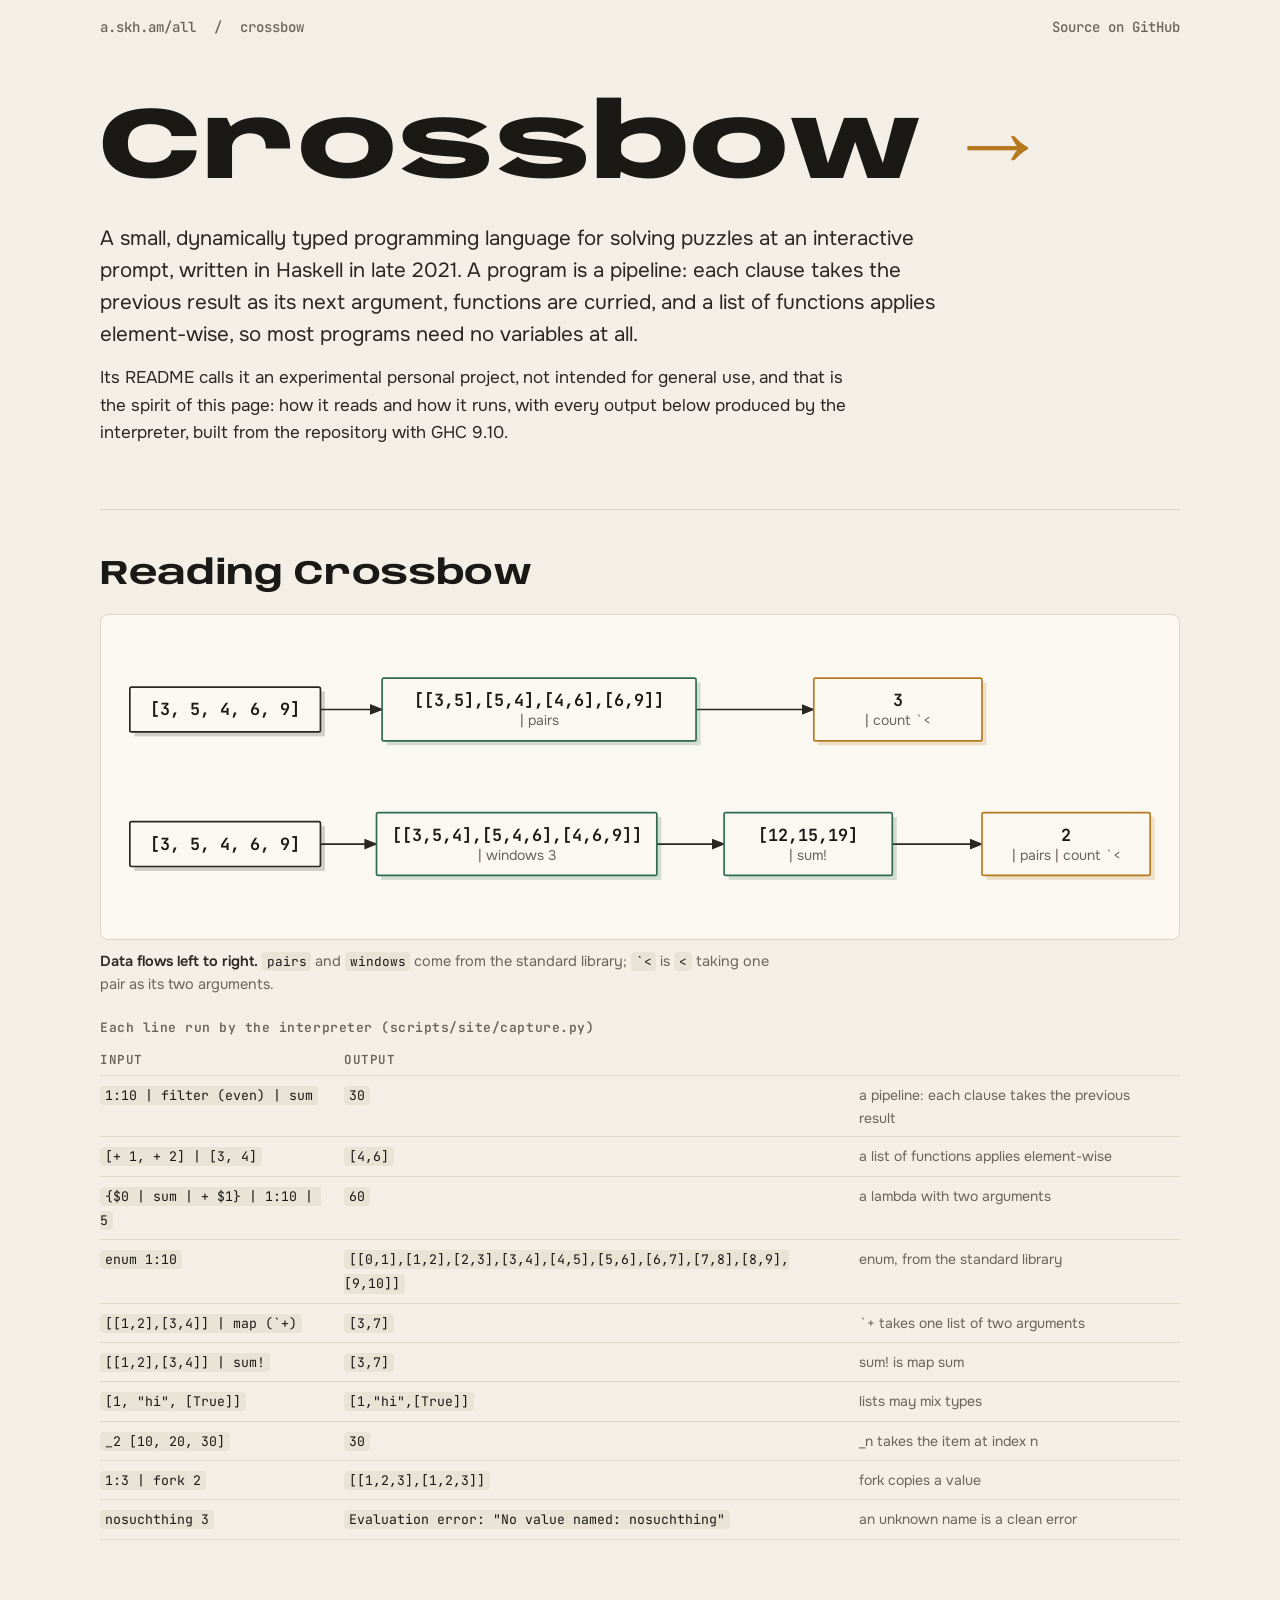
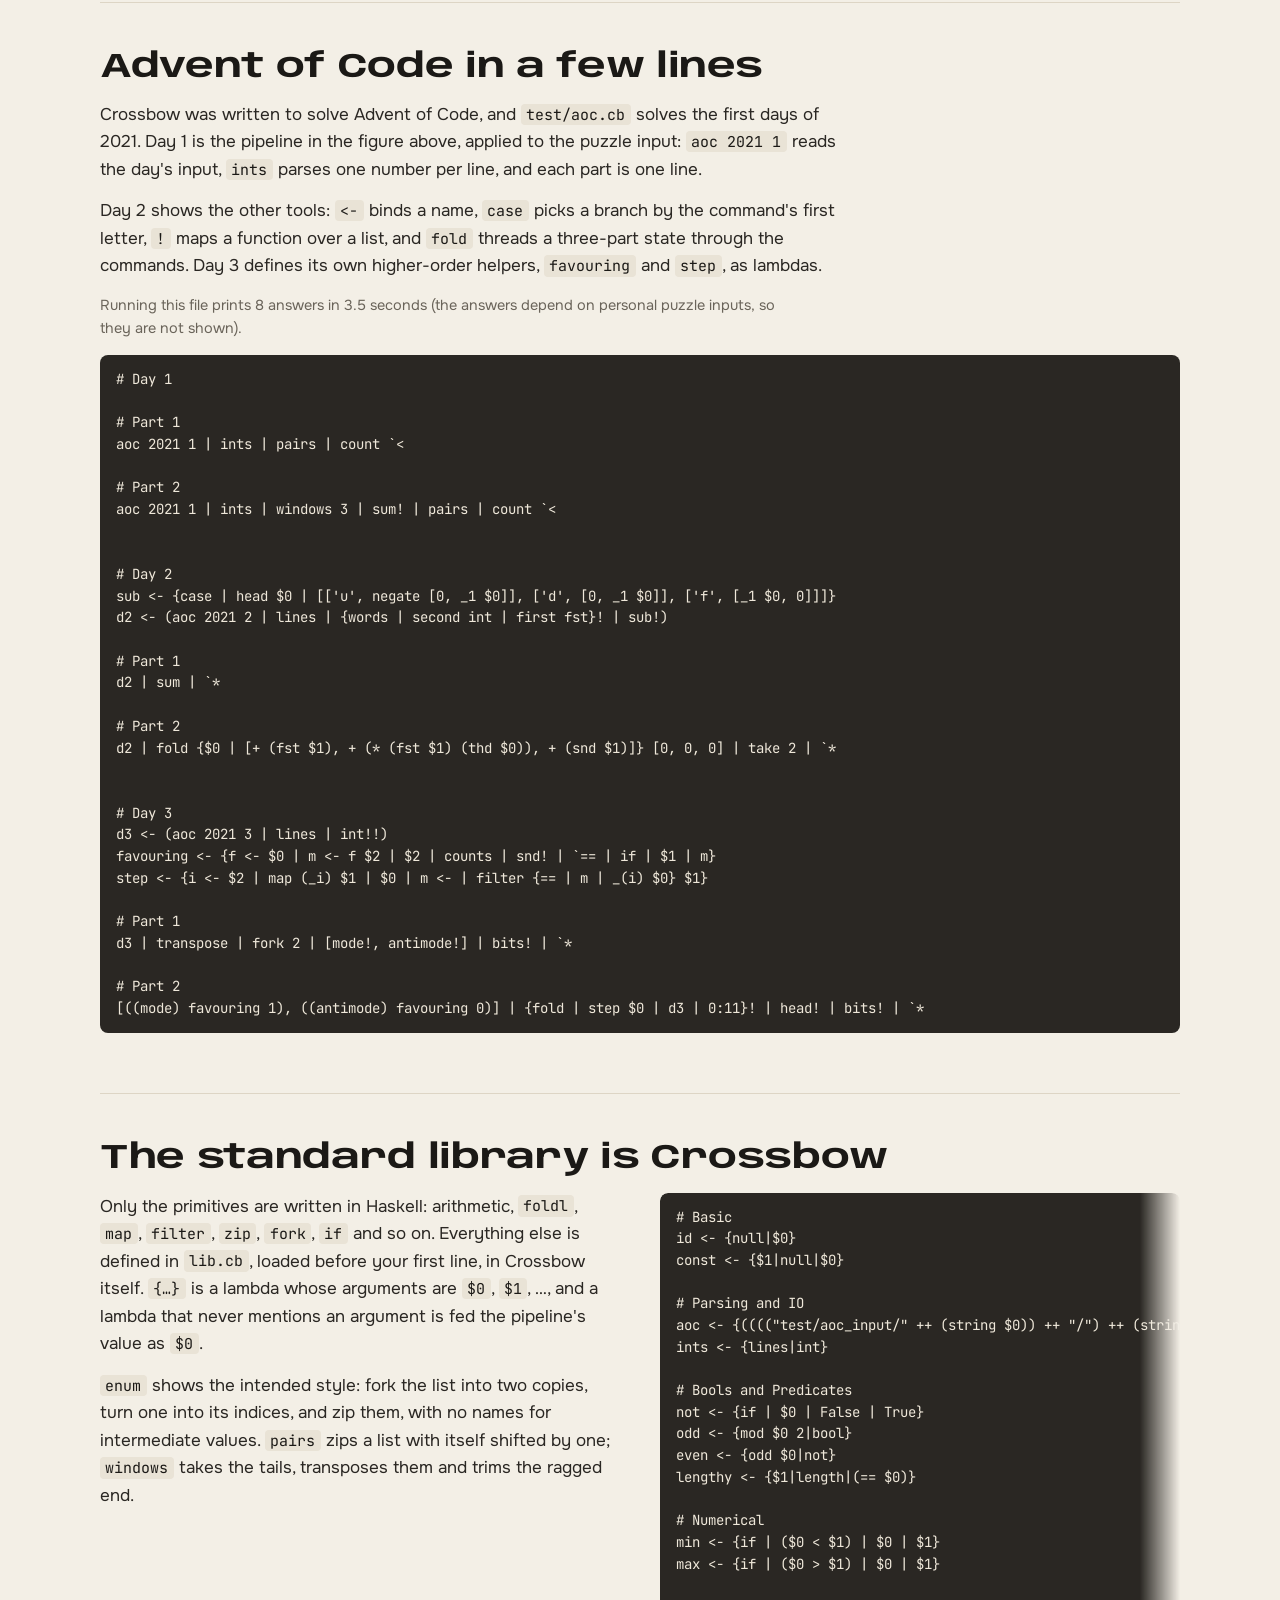
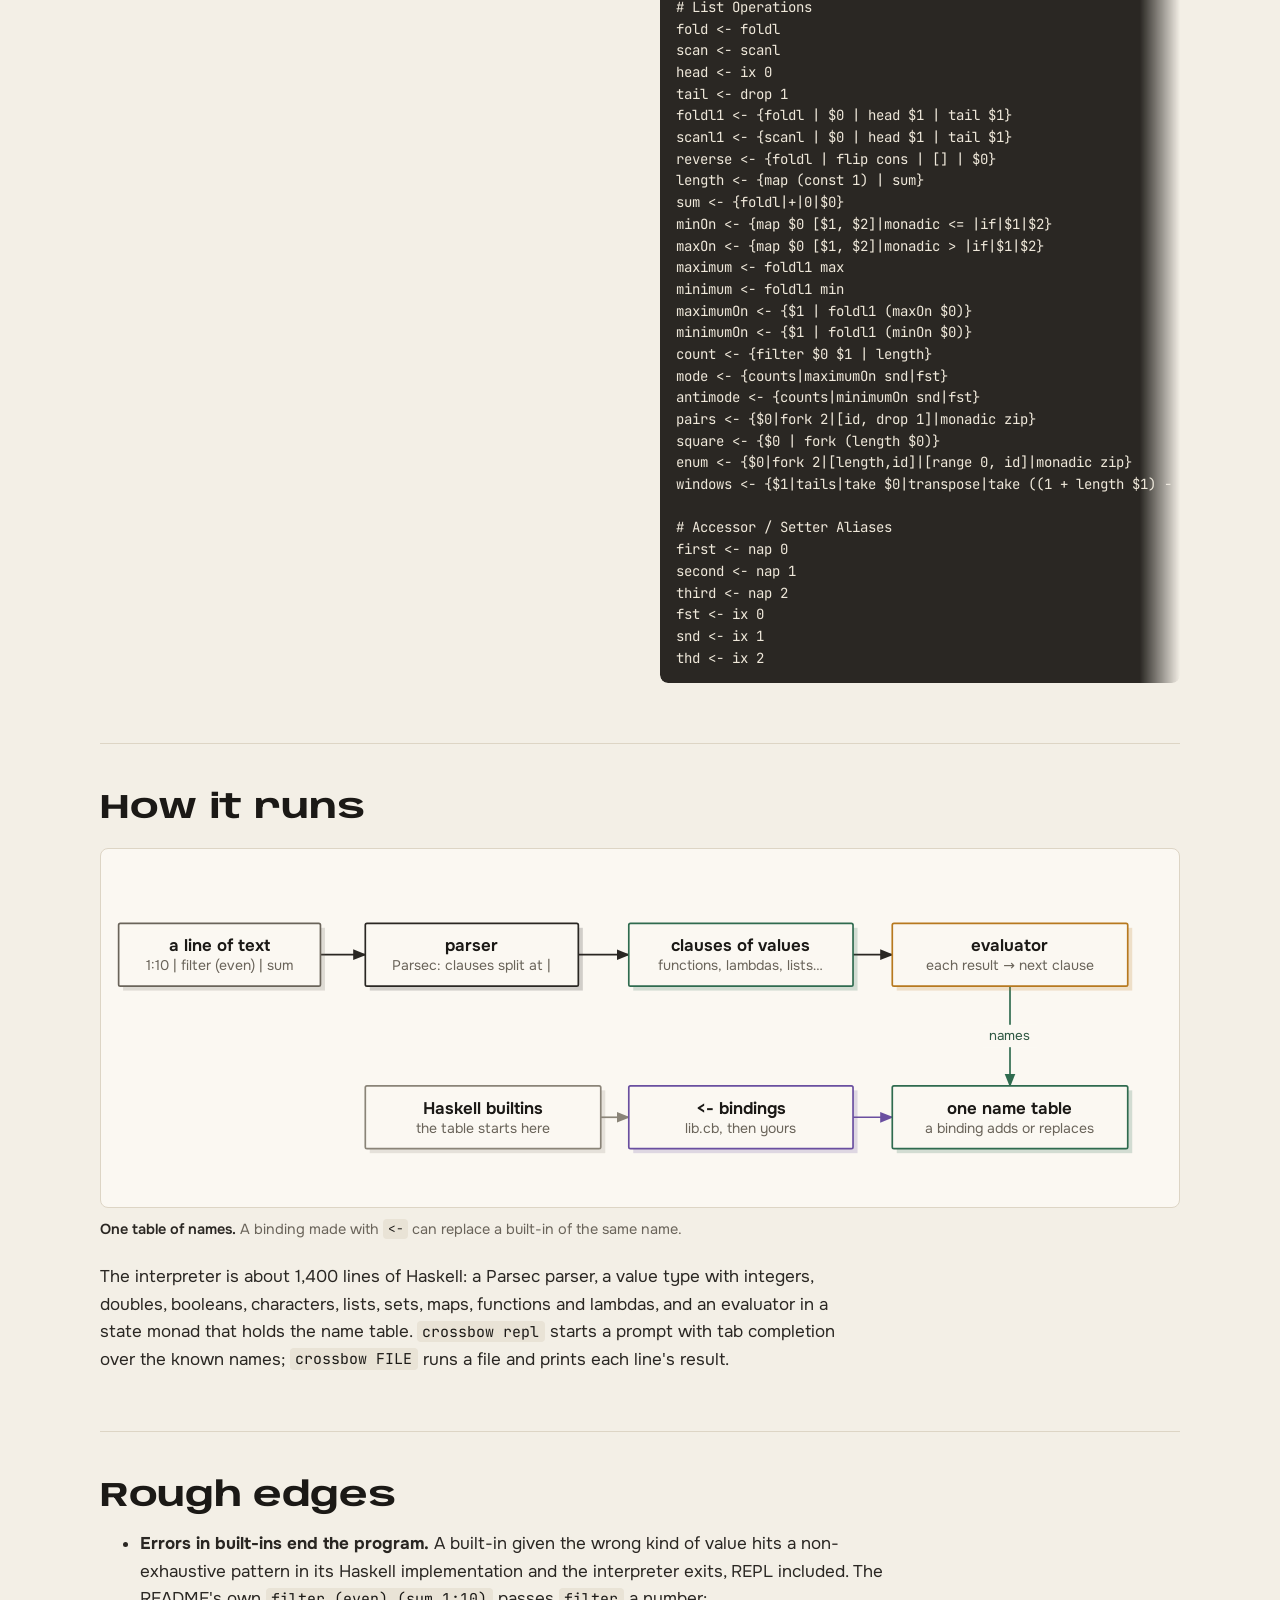
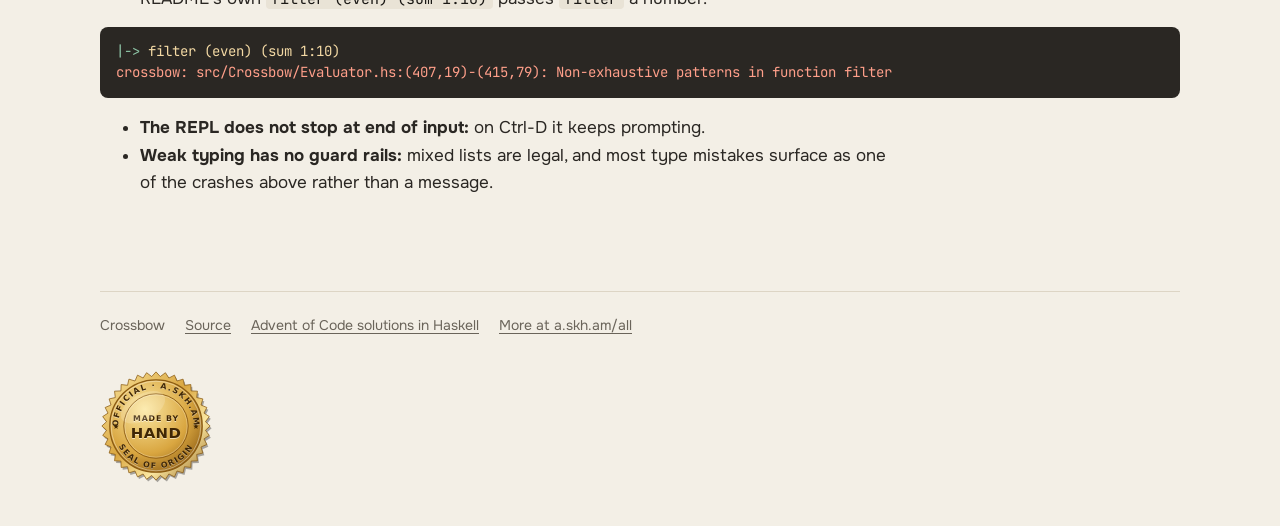
<file: index.html>
<!doctype html>
<html lang="en">
<head>
<meta charset="utf-8">
<meta name="a.skh.am:made" content="hand">
<meta name="viewport" content="width=device-width,initial-scale=1">
<title>Crossbow · a pipeline language for solving puzzles</title>
<meta name="description" content="Crossbow is a small, dynamically typed programming language written in Haskell for solving puzzles interactively: values flow through pipelines of curried functions, lists of functions apply element-wise, and its standard library is written in Crossbow. How it reads and runs, with output from the real interpreter.">
<meta name="theme-color" content="#f3efe6">
<meta name="color-scheme" content="light">
<link rel="icon" href="assets/icon.svg" type="image/svg+xml">
<link rel="stylesheet" href="assets/fonts/fonts.css">
<link rel="stylesheet" href="assets/base.css">
<link rel="stylesheet" href="assets/style.css">
</head>
<body>
<a class="skip" href="#main">Skip to content</a>
<div class="wrap">
<nav class="topbar" aria-label="Site">
  <a href="https://a.skh.am/all/">a.skh.am/all</a><span aria-hidden="true">/</span><span>crossbow</span>
  <a class="src" href="https://github.com/harryaskham/crossbow">Source on GitHub</a>
</nav>

<main id="main">
<header class="intro">
  <h1>Crossbow</h1>
  <p class="lede">A small, dynamically typed programming language for solving puzzles at an interactive prompt, written in Haskell in late 2021. A program is a pipeline: each clause takes the previous result as its next argument, functions are curried, and a list of functions applies element-wise, so most programs need no variables at all.</p>
  <p>Its README calls it an experimental personal project, not intended for general use, and that is the spirit of this page: how it reads and how it runs, with every output below produced by the interpreter, built from the repository with GHC 9.10.</p>
</header>

<section class="part" aria-labelledby="h-read">
  <h2 id="h-read">Reading Crossbow</h2>
  <figure>
    <div class="fig" tabindex="0">
      <!-- fig:pipeline -->
<svg class="dg" xmlns="http://www.w3.org/2000/svg" viewBox="0 0 940 260" width="940" height="260" role="img" aria-labelledby="pipeline-t pipeline-d">
<title id="pipeline-t">A pipeline, stage by stage</title>
<desc id="pipeline-d">Two pipelines over the list [3, 5, 4, 6, 9], with each intermediate value as Crossbow prints it. The first, pairs then count with a backtick-uncurried &lt;, turns the list into neighbouring pairs [[3,5],[5,4],[4,6],[6,9]] and counts the pairs that increase: 3. The second takes sliding windows of three, [[3,5,4],[5,4,6],[4,6,9]], sums each with sum! (map sum), [12,15,19], and then counts increases the same way: 2.</desc>
<defs><marker id="pipeline-tip-ink" class="k-ink" viewBox="0 0 10 10" refX="9" refY="5" markerWidth="8" markerHeight="8" orient="auto-start-reverse"><path class="tip" d="M0 1L10 5L0 9z"/></marker></defs>
<g class="k-ink"><path class="edge" d="M185.0 70.0 L240.0 70.0" stroke-width="1.5" marker-end="url(#pipeline-tip-ink)"/></g>
<g class="k-ink"><path class="edge" d="M520.0 70.0 L625.0 70.0" stroke-width="1.5" marker-end="url(#pipeline-tip-ink)"/></g>
<g class="k-ink"><path class="edge" d="M185.0 190.0 L235.0 190.0" stroke-width="1.5" marker-end="url(#pipeline-tip-ink)"/></g>
<g class="k-ink"><path class="edge" d="M485.0 190.0 L545.0 190.0" stroke-width="1.5" marker-end="url(#pipeline-tip-ink)"/></g>
<g class="k-ink"><path class="edge" d="M695.0 190.0 L775.0 190.0" stroke-width="1.5" marker-end="url(#pipeline-tip-ink)"/></g>
<g class="k-ink"><rect class="shadow" x="19.0" y="54.0" width="170.0" height="40.0"/><rect class="node" x="15.0" y="50.0" width="170.0" height="40.0" rx="1.5"/><text x="100.0" y="75.0" font-size="15" text-anchor="middle" class="lbl m">[3, 5, 4, 6, 9]</text></g>
<g class="k-b"><rect class="shadow" x="244.0" y="46.0" width="280.0" height="56.0"/><rect class="node" x="240.0" y="42.0" width="280.0" height="56.0" rx="1.5"/><text x="380.0" y="67.0" font-size="15" text-anchor="middle" class="lbl m">[[3,5],[5,4],[4,6],[6,9]]</text><text x="380.0" y="84.0" font-size="12.5" text-anchor="middle" class="sub">| pairs</text></g>
<g class="k-accent"><rect class="shadow" x="629.0" y="46.0" width="150.0" height="56.0"/><rect class="node" x="625.0" y="42.0" width="150.0" height="56.0" rx="1.5"/><text x="700.0" y="67.0" font-size="15" text-anchor="middle" class="lbl m">3</text><text x="700.0" y="84.0" font-size="12.5" text-anchor="middle" class="sub">| count `&lt;</text></g>
<g class="k-ink"><rect class="shadow" x="19.0" y="174.0" width="170.0" height="40.0"/><rect class="node" x="15.0" y="170.0" width="170.0" height="40.0" rx="1.5"/><text x="100.0" y="195.0" font-size="15" text-anchor="middle" class="lbl m">[3, 5, 4, 6, 9]</text></g>
<g class="k-b"><rect class="shadow" x="239.0" y="166.0" width="250.0" height="56.0"/><rect class="node" x="235.0" y="162.0" width="250.0" height="56.0" rx="1.5"/><text x="360.0" y="187.0" font-size="15" text-anchor="middle" class="lbl m">[[3,5,4],[5,4,6],[4,6,9]]</text><text x="360.0" y="204.0" font-size="12.5" text-anchor="middle" class="sub">| windows 3</text></g>
<g class="k-b"><rect class="shadow" x="549.0" y="166.0" width="150.0" height="56.0"/><rect class="node" x="545.0" y="162.0" width="150.0" height="56.0" rx="1.5"/><text x="620.0" y="187.0" font-size="15" text-anchor="middle" class="lbl m">[12,15,19]</text><text x="620.0" y="204.0" font-size="12.5" text-anchor="middle" class="sub">| sum!</text></g>
<g class="k-accent"><rect class="shadow" x="779.0" y="166.0" width="150.0" height="56.0"/><rect class="node" x="775.0" y="162.0" width="150.0" height="56.0" rx="1.5"/><text x="850.0" y="187.0" font-size="15" text-anchor="middle" class="lbl m">2</text><text x="850.0" y="204.0" font-size="12.5" text-anchor="middle" class="sub">| pairs | count `&lt;</text></g>
</svg>
<!-- /fig -->
    </div>
    <figcaption><b>Data flows left to right.</b> <code>pairs</code> and <code>windows</code> come from the standard library; <code>`&lt;</code> is <code>&lt;</code> taking one pair as its two arguments.</figcaption>
  </figure>
  <div class="table-wrap" tabindex="0">
    <!-- gen:examples -->
<table class="ex"><caption>Each line run by the interpreter (scripts/site/capture.py)</caption><thead><tr><th scope="col">Input</th><th scope="col">Output</th><th scope="col"></th></tr></thead><tbody><tr><td><code>1:10 | filter (even) | sum</code></td><td><code>30</code></td><td class="note">a pipeline: each clause takes the previous result</td></tr><tr><td><code>[+ 1, + 2] | [3, 4]</code></td><td><code>[4,6]</code></td><td class="note">a list of functions applies element-wise</td></tr><tr><td><code>{$0 | sum | + $1} | 1:10 | 5</code></td><td><code>60</code></td><td class="note">a lambda with two arguments</td></tr><tr><td><code>enum 1:10</code></td><td><code>[[0,1],[1,2],[2,3],[3,4],[4,5],[5,6],[6,7],[7,8],[8,9],[9,10]]</code></td><td class="note">enum, from the standard library</td></tr><tr><td><code>[[1,2],[3,4]] | map (`+)</code></td><td><code>[3,7]</code></td><td class="note">`+ takes one list of two arguments</td></tr><tr><td><code>[[1,2],[3,4]] | sum!</code></td><td><code>[3,7]</code></td><td class="note">sum! is map sum</td></tr><tr><td><code>[1, &quot;hi&quot;, [True]]</code></td><td><code>[1,&quot;hi&quot;,[True]]</code></td><td class="note">lists may mix types</td></tr><tr><td><code>_2 [10, 20, 30]</code></td><td><code>30</code></td><td class="note">_n takes the item at index n</td></tr><tr><td><code>1:3 | fork 2</code></td><td><code>[[1,2,3],[1,2,3]]</code></td><td class="note">fork copies a value</td></tr><tr><td><code>nosuchthing 3</code></td><td><code>Evaluation error: &quot;No value named: nosuchthing&quot;</code></td><td class="note">an unknown name is a clean error</td></tr></tbody></table>
<!-- /gen -->
  </div>
</section>

<section class="part" aria-labelledby="h-aoc">
  <h2 id="h-aoc">Advent of Code in a few lines</h2>
  <div class="cols">
    <div>
      <p>Crossbow was written to solve Advent of Code, and <code>test/aoc.cb</code> solves the first days of 2021. Day 1 is the pipeline in the figure above, applied to the puzzle input: <code>aoc 2021 1</code> reads the day's input, <code>ints</code> parses one number per line, and each part is one line.</p>
      <p>Day 2 shows the other tools: <code>&lt;-</code> binds a name, <code>case</code> picks a branch by the command's first letter, <code>!</code> maps a function over a list, and <code>fold</code> threads a three-part state through the commands. Day 3 defines its own higher-order helpers, <code>favouring</code> and <code>step</code>, as lambdas.</p>
      <!-- gen:aoc-note -->
<p class="note">Running this file prints 8 answers in 3.5 seconds (the answers depend on personal puzzle inputs, so they are not shown).</p>
<!-- /gen -->
    </div>
  </div>
  <!-- gen:aoc-2021 -->
<pre tabindex="0"><code># Day 1

# Part 1
aoc 2021 1 | ints | pairs | count `&lt;

# Part 2
aoc 2021 1 | ints | windows 3 | sum! | pairs | count `&lt;


# Day 2
sub &lt;- {case | head $0 | [[&#x27;u&#x27;, negate [0, _1 $0]], [&#x27;d&#x27;, [0, _1 $0]], [&#x27;f&#x27;, [_1 $0, 0]]]}
d2 &lt;- (aoc 2021 2 | lines | {words | second int | first fst}! | sub!)

# Part 1
d2 | sum | `*

# Part 2
d2 | fold {$0 | [+ (fst $1), + (* (fst $1) (thd $0)), + (snd $1)]} [0, 0, 0] | take 2 | `*


# Day 3
d3 &lt;- (aoc 2021 3 | lines | int!!)
favouring &lt;- {f &lt;- $0 | m &lt;- f $2 | $2 | counts | snd! | `== | if | $1 | m}
step &lt;- {i &lt;- $2 | map (_i) $1 | $0 | m &lt;- | filter {== | m | _(i) $0} $1}

# Part 1
d3 | transpose | fork 2 | [mode!, antimode!] | bits! | `*

# Part 2
[((mode) favouring 1), ((antimode) favouring 0)] | {fold | step $0 | d3 | 0:11}! | head! | bits! | `*</code></pre>
<!-- /gen -->
</section>

<section class="part" aria-labelledby="h-lib">
  <h2 id="h-lib">The standard library is Crossbow</h2>
  <div class="cols">
    <div>
      <p>Only the primitives are written in Haskell: arithmetic, <code>foldl</code>, <code>map</code>, <code>filter</code>, <code>zip</code>, <code>fork</code>, <code>if</code> and so on. Everything else is defined in <code>lib.cb</code>, loaded before your first line, in Crossbow itself. <code>{…}</code> is a lambda whose arguments are <code>$0</code>, <code>$1</code>, …, and a lambda that never mentions an argument is fed the pipeline's value as <code>$0</code>.</p>
      <p><code>enum</code> shows the intended style: fork the list into two copies, turn one into its indices, and zip them, with no names for intermediate values. <code>pairs</code> zips a list with itself shifted by one; <code>windows</code> takes the tails, transposes them and trims the ragged end.</p>
    </div>
    <div>
      <!-- gen:lib -->
<pre tabindex="0"><code># Basic
id &lt;- {null|$0}
const &lt;- {$1|null|$0}

# Parsing and IO
aoc &lt;- {((((&quot;test/aoc_input/&quot; ++ (string $0)) ++ &quot;/&quot;) ++ (string $1)) ++ &quot;.txt&quot;) | read}
ints &lt;- {lines|int}

# Bools and Predicates
not &lt;- {if | $0 | False | True}
odd &lt;- {mod $0 2|bool}
even &lt;- {odd $0|not}
lengthy &lt;- {$1|length|(== $0)}

# Numerical
min &lt;- {if | ($0 &lt; $1) | $0 | $1}
max &lt;- {if | ($0 &gt; $1) | $0 | $1}

# List Operations
fold &lt;- foldl
scan &lt;- scanl
head &lt;- ix 0
tail &lt;- drop 1
foldl1 &lt;- {foldl | $0 | head $1 | tail $1}
scanl1 &lt;- {scanl | $0 | head $1 | tail $1}
reverse &lt;- {foldl | flip cons | [] | $0}
length &lt;- {map (const 1) | sum}
sum &lt;- {foldl|+|0|$0}
minOn &lt;- {map $0 [$1, $2]|monadic &lt;= |if|$1|$2}
maxOn &lt;- {map $0 [$1, $2]|monadic &gt; |if|$1|$2}
maximum &lt;- foldl1 max
minimum &lt;- foldl1 min
maximumOn &lt;- {$1 | foldl1 (maxOn $0)}
minimumOn &lt;- {$1 | foldl1 (minOn $0)}
count &lt;- {filter $0 $1 | length}
mode &lt;- {counts|maximumOn snd|fst}
antimode &lt;- {counts|minimumOn snd|fst}
pairs &lt;- {$0|fork 2|[id, drop 1]|monadic zip}
square &lt;- {$0 | fork (length $0)}
enum &lt;- {$0|fork 2|[length,id]|[range 0, id]|monadic zip}
windows &lt;- {$1|tails|take $0|transpose|take ((1 + length $1) - $0)}

# Accessor / Setter Aliases
first &lt;- nap 0
second &lt;- nap 1
third &lt;- nap 2
fst &lt;- ix 0
snd &lt;- ix 1
thd &lt;- ix 2</code></pre>
<!-- /gen -->
    </div>
  </div>
</section>

<section class="part" aria-labelledby="h-run">
  <h2 id="h-run">How it runs</h2>
  <figure>
    <div class="fig" tabindex="0">
      <!-- fig:runtime -->
<svg class="dg" xmlns="http://www.w3.org/2000/svg" viewBox="0 0 940 290" width="940" height="290" role="img" aria-labelledby="runtime-t runtime-d">
<title id="runtime-t">How a line runs</title>
<desc id="runtime-d">How the interpreter runs a line. The parser, written with Parsec, splits the line into clauses at each | and parses each clause into values: numbers, strings, lists, ranges, functions with some arguments supplied, lambdas in braces whose arguments are $0, $1 and so on, f! for map, _n for indexing, and `f for a function taking one list of arguments. The evaluator runs the clauses left to right, feeding each result into the next clause as its next argument. Every name is looked up in one table: it starts with the built-in functions written in Haskell, and each binding made with &lt;- adds a name or replaces one, beginning with the standard library lib.cb, which is itself Crossbow.</desc>
<defs><marker id="runtime-tip-b" class="k-b" viewBox="0 0 10 10" refX="9" refY="5" markerWidth="8" markerHeight="8" orient="auto-start-reverse"><path class="tip" d="M0 1L10 5L0 9z"/></marker><marker id="runtime-tip-c" class="k-c" viewBox="0 0 10 10" refX="9" refY="5" markerWidth="8" markerHeight="8" orient="auto-start-reverse"><path class="tip" d="M0 1L10 5L0 9z"/></marker><marker id="runtime-tip-ink" class="k-ink" viewBox="0 0 10 10" refX="9" refY="5" markerWidth="8" markerHeight="8" orient="auto-start-reverse"><path class="tip" d="M0 1L10 5L0 9z"/></marker><marker id="runtime-tip-muted" class="k-muted" viewBox="0 0 10 10" refX="9" refY="5" markerWidth="8" markerHeight="8" orient="auto-start-reverse"><path class="tip" d="M0 1L10 5L0 9z"/></marker></defs>
<g class="k-ink"><path class="edge" d="M185.0 80.0 L225.0 80.0" stroke-width="1.5" marker-end="url(#runtime-tip-ink)"/></g>
<g class="k-ink"><path class="edge" d="M415.0 80.0 L460.0 80.0" stroke-width="1.5" marker-end="url(#runtime-tip-ink)"/></g>
<g class="k-ink"><path class="edge" d="M660.0 80.0 L695.0 80.0" stroke-width="1.5" marker-end="url(#runtime-tip-ink)"/></g>
<g class="k-b"><path class="edge" d="M800.0 108.0 L800.0 197.0" stroke-width="1.5" marker-end="url(#runtime-tip-b)"/></g>
<g class="k-muted"><path class="edge" d="M435.0 225.0 L460.0 225.0" stroke-width="1.5" marker-end="url(#runtime-tip-muted)"/></g>
<g class="k-c"><path class="edge" d="M660.0 225.0 L695.0 225.0" stroke-width="1.5" marker-end="url(#runtime-tip-c)"/></g>
<g class="k-file"><rect class="shadow" x="9.0" y="56.0" width="180.0" height="56.0"/><rect class="node" x="5.0" y="52.0" width="180.0" height="56.0" rx="1.5"/><text x="95.0" y="77.0" font-size="15" text-anchor="middle" class="lbl">a line of text</text><text x="95.0" y="94.0" font-size="12.5" text-anchor="middle" class="sub">1:10 | filter (even) | sum</text></g>
<g class="k-ink"><rect class="shadow" x="229.0" y="56.0" width="190.0" height="56.0"/><rect class="node" x="225.0" y="52.0" width="190.0" height="56.0" rx="1.5"/><text x="320.0" y="77.0" font-size="15" text-anchor="middle" class="lbl">parser</text><text x="320.0" y="94.0" font-size="12.5" text-anchor="middle" class="sub">Parsec: clauses split at |</text></g>
<g class="k-b"><rect class="shadow" x="464.0" y="56.0" width="200.0" height="56.0"/><rect class="node" x="460.0" y="52.0" width="200.0" height="56.0" rx="1.5"/><text x="560.0" y="77.0" font-size="15" text-anchor="middle" class="lbl">clauses of values</text><text x="560.0" y="94.0" font-size="12.5" text-anchor="middle" class="sub">functions, lambdas, lists…</text></g>
<g class="k-accent"><rect class="shadow" x="699.0" y="56.0" width="210.0" height="56.0"/><rect class="node" x="695.0" y="52.0" width="210.0" height="56.0" rx="1.5"/><text x="800.0" y="77.0" font-size="15" text-anchor="middle" class="lbl">evaluator</text><text x="800.0" y="94.0" font-size="12.5" text-anchor="middle" class="sub">each result → next clause</text></g>
<g class="k-muted"><rect class="shadow" x="229.0" y="201.0" width="210.0" height="56.0"/><rect class="node" x="225.0" y="197.0" width="210.0" height="56.0" rx="1.5"/><text x="330.0" y="222.0" font-size="15" text-anchor="middle" class="lbl">Haskell builtins</text><text x="330.0" y="239.0" font-size="12.5" text-anchor="middle" class="sub">the table starts here</text></g>
<g class="k-c"><rect class="shadow" x="464.0" y="201.0" width="200.0" height="56.0"/><rect class="node" x="460.0" y="197.0" width="200.0" height="56.0" rx="1.5"/><text x="560.0" y="222.0" font-size="15" text-anchor="middle" class="lbl">&lt;- bindings</text><text x="560.0" y="239.0" font-size="12.5" text-anchor="middle" class="sub">lib.cb, then yours</text></g>
<g class="k-b"><rect class="shadow" x="699.0" y="201.0" width="210.0" height="56.0"/><rect class="node" x="695.0" y="197.0" width="210.0" height="56.0" rx="1.5"/><text x="800.0" y="222.0" font-size="15" text-anchor="middle" class="lbl">one name table</text><text x="800.0" y="239.0" font-size="12.5" text-anchor="middle" class="sub">a binding adds or replaces</text></g>
<g class="k-b"><rect class="lab-bg" x="775.5" y="142.5" width="49.0" height="20.0"/><text x="800.0" y="156.5" font-size="12" text-anchor="middle" class="elabel">names</text></g>
</svg>
<!-- /fig -->
    </div>
    <figcaption><b>One table of names.</b> A binding made with <code>&lt;-</code> can replace a built-in of the same name.</figcaption>
  </figure>
  <p>The interpreter is about 1,400 lines of Haskell: a Parsec parser, a value type with integers, doubles, booleans, characters, lists, sets, maps, functions and lambdas, and an evaluator in a state monad that holds the name table. <code>crossbow repl</code> starts a prompt with tab completion over the known names; <code>crossbow FILE</code> runs a file and prints each line's result.</p>
</section>

<section class="part" aria-labelledby="h-edges">
  <h2 id="h-edges">Rough edges</h2>
  <ul>
    <li><b>Errors in built-ins end the program.</b> A built-in given the wrong kind of value hits a non-exhaustive pattern in its Haskell implementation and the interpreter exits, REPL included. The README's own <code>filter (even) (sum 1:10)</code> passes <code>filter</code> a number:</li>
  </ul>
  <!-- gen:crash -->
<pre tabindex="0"><code><span class="p">filter (even) (sum 1:10)</span>
<span class="e">crossbow: src/Crossbow/Evaluator.hs:(407,19)-(415,79): Non-exhaustive patterns in function filter</span></code></pre>
<!-- /gen -->
  <ul>
    <li><b>The REPL does not stop at end of input:</b> on Ctrl-D it keeps prompting.</li>
    <li><b>Weak typing has no guard rails:</b> mixed lists are legal, and most type mistakes surface as one of the crashes above rather than a message.</li>
  </ul>
</section>
</main>

<footer class="foot">
  <span>Crossbow</span>
  <a href="https://github.com/harryaskham/crossbow">Source</a>
  <a href="https://a.skh.am/advent/">Advent of Code solutions in Haskell</a>
  <a href="https://a.skh.am/all/">More at a.skh.am/all</a>
  <div class="skh-made-wrap" style="display:flex;justify-content:flex-start;width:100%;margin:14px 0 4px"><a class="skh-made" data-made="hand" href="https://a.skh.am/made/" title="Made by hand: written by hand, mostly before 2026; since then agents have only cleaned up or fixed bugs" style="display:inline-block;margin:0;padding:0;border:0;background:none;line-height:0;text-decoration:none;vertical-align:middle"><svg role="img" aria-label="Made by hand" viewBox="0 0 120 120" width="112" height="112" style="display:block;width:112px;height:112px;max-width:none;margin:0;overflow:visible"><defs><linearGradient id="skh-seal-hand-foil" x1="0" y1="0" x2="1" y2="1"><stop offset="0" stop-color="#fbe7a1"/><stop offset=".45" stop-color="#d9a640"/><stop offset=".7" stop-color="#fbe7a1"/><stop offset="1" stop-color="#8a5a12"/></linearGradient><radialGradient id="skh-seal-hand-disk" cx=".38" cy=".32" r=".8"><stop offset="0" stop-color="#fbe7a1"/><stop offset=".6" stop-color="#d9a640"/><stop offset="1" stop-color="#8a5a12"/></radialGradient><polygon id="skh-seal-hand-edge" points="60.0,2.0 64.6,7.0 70.1,2.9 73.8,8.6 79.8,5.5 82.5,11.8 89.0,9.8 90.5,16.4 97.3,15.6 97.6,22.4 104.4,22.7 103.6,29.5 110.2,31.0 108.2,37.5 114.5,40.2 111.4,46.2 117.1,49.9 113.0,55.4 118.0,60.0 113.0,64.6 117.1,70.1 111.4,73.8 114.5,79.8 108.2,82.5 110.2,89.0 103.6,90.5 104.4,97.3 97.6,97.6 97.3,104.4 90.5,103.6 89.0,110.2 82.5,108.2 79.8,114.5 73.8,111.4 70.1,117.1 64.6,113.0 60.0,118.0 55.4,113.0 49.9,117.1 46.2,111.4 40.2,114.5 37.5,108.2 31.0,110.2 29.5,103.6 22.7,104.4 22.4,97.6 15.6,97.3 16.4,90.5 9.8,89.0 11.8,82.5 5.5,79.8 8.6,73.8 2.9,70.1 7.0,64.6 2.0,60.0 7.0,55.4 2.9,49.9 8.6,46.2 5.5,40.2 11.8,37.5 9.8,31.0 16.4,29.5 15.6,22.7 22.4,22.4 22.7,15.6 29.5,16.4 31.0,9.8 37.5,11.8 40.2,5.5 46.2,8.6 49.9,2.9 55.4,7.0"/></defs><use href="#skh-seal-hand-edge" transform="translate(1.6 2.4)" style="fill:#000;fill-opacity:.32"/><use href="#skh-seal-hand-edge" style="fill:url(#skh-seal-hand-foil);stroke:#8a5a12;stroke-width:.8"/><circle cx="60" cy="60" r="49.5" style="fill:url(#skh-seal-hand-disk);stroke:#8a5a12;stroke-width:1.4"/><circle cx="60" cy="60" r="48" style="fill:none;stroke:#fff;stroke-opacity:.5;stroke-width:.8"/><circle cx="60" cy="60" r="34.5" style="fill:none;stroke:#8a5a12;stroke-width:1"/><circle cx="60" cy="60" r="33.4" style="fill:none;stroke:#fff;stroke-opacity:.45;stroke-width:.6"/><path id="skh-seal-hand-top" d="M 19.5 60 A 40.5 40.5 0 0 1 100.5 60" style="fill:none;stroke:none"/><text style="font-family:system-ui,-apple-system,'Segoe UI',Roboto,'Helvetica Neue',Arial,sans-serif;font-weight:800;font-size:8.6px;letter-spacing:1.4px;fill:#fff;fill-opacity:.55" transform="translate(0 .7)"><textPath href="#skh-seal-hand-top" startOffset="50%" text-anchor="middle">OFFICIAL · A.SKH.AM</textPath></text><text style="font-family:system-ui,-apple-system,'Segoe UI',Roboto,'Helvetica Neue',Arial,sans-serif;font-weight:800;font-size:8.6px;letter-spacing:1.4px;fill:#3f2604"><textPath href="#skh-seal-hand-top" startOffset="50%" text-anchor="middle">OFFICIAL · A.SKH.AM</textPath></text><path id="skh-seal-hand-bot" d="M 14.6 60 A 45.4 45.4 0 0 0 105.4 60" style="fill:none;stroke:none"/><text style="font-family:system-ui,-apple-system,'Segoe UI',Roboto,'Helvetica Neue',Arial,sans-serif;font-weight:800;font-size:8.6px;letter-spacing:1.4px;fill:#fff;fill-opacity:.55" transform="translate(0 .7)"><textPath href="#skh-seal-hand-bot" startOffset="50%" text-anchor="middle">SEAL OF ORIGIN</textPath></text><text style="font-family:system-ui,-apple-system,'Segoe UI',Roboto,'Helvetica Neue',Arial,sans-serif;font-weight:800;font-size:8.6px;letter-spacing:1.4px;fill:#3f2604"><textPath href="#skh-seal-hand-bot" startOffset="50%" text-anchor="middle">SEAL OF ORIGIN</textPath></text><polygon points="17.2,57.5 18.0,59.5 20.1,59.6 18.4,61.0 19.0,63.1 17.2,61.9 15.4,63.1 16.0,61.0 14.3,59.6 16.4,59.5" style="fill:#3f2604"/><polygon points="102.8,57.5 103.6,59.5 105.7,59.6 104.0,61.0 104.6,63.1 102.8,61.9 101.0,63.1 101.6,61.0 99.9,59.6 102.0,59.5" style="fill:#3f2604"/><text x="60" y="55.7" text-anchor="middle" style="font-family:system-ui,-apple-system,'Segoe UI',Roboto,'Helvetica Neue',Arial,sans-serif;font-weight:800;font-size:8.4px;letter-spacing:1px;fill:#fff;fill-opacity:.55" >MADE BY</text><text x="60" y="55" text-anchor="middle" style="font-family:system-ui,-apple-system,'Segoe UI',Roboto,'Helvetica Neue',Arial,sans-serif;font-weight:800;font-size:8.4px;letter-spacing:1px;fill:#3f2604" >MADE BY</text><text x="60" y="73.7" text-anchor="middle" style="font-family:system-ui,-apple-system,'Segoe UI',Roboto,'Helvetica Neue',Arial,sans-serif;font-weight:800;font-size:16px;letter-spacing:0.4px;fill:#fff;fill-opacity:.55" >HAND</text><text x="60" y="73" text-anchor="middle" style="font-family:system-ui,-apple-system,'Segoe UI',Roboto,'Helvetica Neue',Arial,sans-serif;font-weight:800;font-size:16px;letter-spacing:0.4px;fill:#3f2604" >HAND</text><ellipse cx="46" cy="40" rx="26" ry="14" transform="rotate(-28 46 40)" style="fill:#fff;fill-opacity:.16"/></svg></a></div>
</footer>
</div>
<script src="assets/site.js" defer></script>
</body>
</html>
</file>
<file: assets/fonts/fonts.css>
@font-face{font-family:"Anybody";src:url("anybody-latin-standard-normal.woff2") format("woff2");font-weight:100 900;font-style:normal;font-stretch:50% 150%;font-display:swap}
@font-face{font-family:"Onest";src:url("onest-latin-wght-normal.woff2") format("woff2");font-weight:100 900;font-style:normal;font-display:swap}
@font-face{font-family:"JetBrains Mono";src:url("jetbrains-mono-latin-wght-normal.woff2") format("woff2");font-weight:100 800;font-style:normal;font-display:swap}
</file>
<file: assets/base.css>
/* Shared structure for small project sites. A page's own stylesheet sets the palette, fonts and
   motif through these custom properties; nothing here chooses an identity. Drawings (svg.dg) carry
   no colours: every stroke and fill is a class resolved below from --k-* roles. */

:root {
  --page-bg: #f7f5ef; --page-text: #22242a; --page-muted: #5d6170; --page-line: #dcd8cc;
  --page-accent: #3d5a99; --strong: #121318; --surface: #fffdf8; --raise: #efece3;
  --code-bg: #efece3; --code-text: #23262f;
  --page-ui: system-ui, sans-serif; --display: var(--page-ui); --mono: ui-monospace, monospace;
  --k-ink: var(--page-text); --k-accent: var(--page-accent); --k-a: #a35d1d; --k-b: #2f6f8f; --k-c: #6a4fa0;
  --k-d: #a8457a; --k-ok: #2f7d4a; --k-warn: #9a6b0c; --k-err: #b4321f; --k-muted: #8d8f99; --k-file: #6b6e78;
  --measure: 68ch; --wide: 1080px;
}

*, *::before, *::after { box-sizing: border-box; }
html { -webkit-text-size-adjust: 100%; scroll-padding-top: 16px; }
body { margin: 0; background: var(--page-bg); color: var(--page-text); font: 400 17px/1.62 var(--page-ui);
  text-rendering: optimizeLegibility; -webkit-font-smoothing: antialiased; }
img, svg { max-width: 100%; height: auto; }
a { color: var(--page-accent); text-underline-offset: 0.18em; text-decoration-thickness: 1px; }
a:hover { text-decoration-thickness: 2px; }
:focus-visible { outline: 2px solid var(--page-accent); outline-offset: 2px; border-radius: 2px; }
::selection { background: color-mix(in srgb, var(--page-accent) 24%, transparent); }

.skip { position: absolute; left: 12px; top: -60px; z-index: 10; padding: 8px 14px; background: var(--strong);
  color: var(--page-bg); border-radius: 6px; text-decoration: none; }
.skip:focus { top: 12px; }

.wrap { width: min(var(--wide), 100% - 40px); margin-inline: auto; }
.topbar { display: flex; align-items: baseline; gap: 18px; flex-wrap: wrap; padding: 18px 0 0; font: 500 14px/1.4 var(--mono);
  color: var(--page-muted); }
.topbar a { color: inherit; text-decoration: none; }
.topbar a:hover { color: var(--page-accent); }
.topbar .src { margin-left: auto; }

h1, h2, h3 { font-family: var(--display); color: var(--strong); line-height: 1.15; margin: 0; text-wrap: balance; }
h1 { font-size: clamp(34px, 5vw, 56px); font-weight: 700; letter-spacing: -0.02em; }
h2 { font-size: clamp(26px, 3vw, 34px); font-weight: 650; letter-spacing: -0.01em; margin-bottom: 14px; }
h3 { font-size: 19px; font-weight: 650; margin: 26px 0 8px; }
p, ul, ol { margin: 0 0 14px; }
p, li { max-width: var(--measure); }
.lede { font-size: clamp(18px, 1.6vw, 21px); line-height: 1.55; color: var(--page-text); max-width: 62ch; }
.muted { color: var(--page-muted); }
.note { font-size: 14.5px; color: var(--page-muted); }

header.intro { padding: clamp(32px, 6vh, 64px) 0 12px; }
header.intro h1 + p { margin-top: 14px; }
section.part { padding: clamp(28px, 5vh, 52px) 0 8px; border-top: 1px solid var(--page-line); margin-top: clamp(24px, 4vh, 40px); }
.cols { display: grid; grid-template-columns: repeat(auto-fit, minmax(min(100%, 320px), 1fr)); gap: 12px 40px; align-items: start; }
.cols > * { min-width: 0; }

code, kbd, samp { font-family: var(--mono); font-size: 0.88em; }
:not(pre) > code { background: var(--code-bg); color: var(--code-text); padding: 0.08em 0.36em; border-radius: 4px; }
pre { margin: 0 0 16px; padding: 14px 16px; overflow-x: auto; background: var(--code-bg); color: var(--code-text);
  border-radius: 8px; font: 14px/1.55 var(--mono); tab-size: 2; }
pre code { font-size: inherit; }
pre .c { color: var(--page-muted); font-style: italic; }
pre .p::before { content: "$ "; color: var(--page-muted); user-select: none; }
pre .o { color: var(--page-muted); }
pre .e { color: var(--k-err); }
pre .k { color: var(--page-accent); font-weight: 600; }

.table-wrap { overflow-x: auto; margin: 0 0 18px; }
table { border-collapse: collapse; width: 100%; font-size: 15px; }
caption { text-align: left; font: 600 13px/1.4 var(--mono); letter-spacing: 0.04em; color: var(--page-muted); padding: 0 0 8px; }
th, td { text-align: left; vertical-align: top; padding: 7px 12px 7px 0; border-bottom: 1px solid var(--page-line); }
thead th { font: 600 12.5px/1.3 var(--mono); letter-spacing: 0.04em; color: var(--page-muted); text-transform: uppercase; }
td code, th code { white-space: nowrap; }

figure { margin: 20px 0 22px; }
.fig { overflow-x: auto; }
.fig svg.dg { display: block; min-width: 640px; width: 100%; height: auto; }
figcaption { margin-top: 10px; font-size: 14.5px; color: var(--page-muted); max-width: var(--measure); }
figcaption b { color: var(--page-text); font-weight: 600; }

footer.foot { margin-top: clamp(40px, 8vh, 80px); padding: 22px 0 40px; border-top: 1px solid var(--page-line);
  font-size: 14px; color: var(--page-muted); display: flex; gap: 20px; flex-wrap: wrap; }
footer.foot a { color: inherit; }

/* sideways scrolling: site.js sets data-more on regions wider than their box */
[data-more="right"] { -webkit-mask-image: linear-gradient(90deg, #000 calc(100% - 40px), transparent); mask-image: linear-gradient(90deg, #000 calc(100% - 40px), transparent); }
[data-more="left"] { -webkit-mask-image: linear-gradient(90deg, transparent, #000 40px); mask-image: linear-gradient(90deg, transparent, #000 40px); }
[data-more="both"] { -webkit-mask-image: linear-gradient(90deg, transparent, #000 40px, #000 calc(100% - 40px), transparent); mask-image: linear-gradient(90deg, transparent, #000 40px, #000 calc(100% - 40px), transparent); }

/* drawings */
.dg { --k: var(--k-ink); overflow: visible; }
.dg text { font-family: var(--page-ui); fill: var(--page-text); }
.dg .m { font-family: var(--mono); }
.dg .k-ink { --k: var(--k-ink); } .dg .k-accent { --k: var(--k-accent); }
.dg .k-a { --k: var(--k-a); } .dg .k-b { --k: var(--k-b); } .dg .k-c { --k: var(--k-c); } .dg .k-d { --k: var(--k-d); }
.dg .k-ok { --k: var(--k-ok); } .dg .k-warn { --k: var(--k-warn); } .dg .k-err { --k: var(--k-err); }
.dg .k-muted { --k: var(--k-muted); } .dg .k-file { --k: var(--k-file); }
.dg .node { fill: var(--surface); stroke: var(--k); stroke-width: 1.5; }
.dg .node.solid { fill: var(--k); }
.dg .node.ghost { fill: none; stroke-dasharray: 4 3; }
.dg .shadow { fill: color-mix(in srgb, var(--k) 20%, transparent); stroke: none; }
.dg .lbl { fill: var(--strong); font-weight: 650; }
.dg .sub { fill: var(--page-muted); }
.dg .cap { fill: var(--k); font-family: var(--mono); letter-spacing: 0.08em; }
.dg .edge { fill: none; stroke: var(--k); }
.dg .edge.dash { stroke-dasharray: 6 4; }
.dg .edge.dot { stroke-dasharray: 1.5 4; stroke-linecap: round; }
.dg .tip { fill: var(--k); stroke: none; }
.dg .tip.open { fill: none; stroke: var(--k); stroke-width: 1.5; }
.dg .lab-bg { fill: var(--page-bg); }
.dg .elabel { fill: color-mix(in srgb, var(--k) 70%, var(--page-text)); }
.dg .halo { paint-order: stroke; stroke: var(--page-bg); stroke-width: 4px; stroke-linejoin: round; }
.dg .grp { fill: none; stroke: var(--k); stroke-width: 1; }
.dg .grp.dash { stroke-dasharray: 5 4; }
.dg .frame-tag { fill: var(--page-bg); stroke: var(--k); }
.dg .frame-tag-t { fill: var(--k); font-family: var(--mono); letter-spacing: 0.1em; }
.dg .note { fill: var(--surface); stroke: var(--page-line); }
.dg .note-t { fill: var(--page-muted); }
.dg .life { stroke: var(--page-line); stroke-dasharray: 2 4; }
.dg .frame { fill: none; stroke: var(--k); }
.dg .badge { fill: var(--k); }
.dg .badge-t { fill: var(--page-bg); font-family: var(--mono); font-weight: 600; }
.dg .band { fill: var(--k); }
.dg .cut { fill: none; stroke: var(--k); stroke-width: 1.5; }
.dg .axis { fill: var(--page-muted); }

@media (max-width: 640px) {
  body { font-size: 16px; }
  .topbar .src { margin-left: 0; }
  pre { font-size: 13px; padding: 12px; }
}
@media print {
  body { background: #fff; color: #000; }
  .skip, .topbar { display: none; }
  pre { white-space: pre-wrap; }
  section.part { break-inside: avoid-page; }
}
</file>
<file: assets/style.css>
/* Crossbow — a fletcher's workbench. Parchment, dark walnut ink, fletching green and brass;
   Anybody stretched wide for headings (an arrow in flight), Onest for prose, JetBrains Mono for
   code. Pipes in code are picked out in brass. */

:root {
  --page-bg: #f3efe6; --page-text: #2a2723; --page-muted: #6a645a; --page-line: #ddd5c5;
  --page-accent: #2f6b4f; --strong: #1b1916; --surface: #fbf8f2; --raise: #e9e3d6;
  --code-bg: #2a2723; --code-text: #efe8da;
  --page-ui: "Onest", system-ui, sans-serif;
  --display: "Anybody", "Onest", sans-serif;
  --mono: "JetBrains Mono", ui-monospace, monospace;
  --brass: #b7791f;
  --k-ink: #2a2723; --k-accent: var(--brass); --k-b: var(--page-accent); --k-c: #6a4fa0; --k-muted: #8a8478; --k-file: #6a645a;
}

header.intro h1 { font-size: clamp(52px, 8vw, 104px); font-weight: 800; font-stretch: 140%; letter-spacing: -0.02em; }
header.intro h1::after { content: " →"; color: var(--brass); font-stretch: 100%; }
h2 { font-weight: 700; font-stretch: 125%; }
:not(pre) > code { background: var(--raise); color: var(--strong); }
pre { background: var(--code-bg); color: var(--code-text); }
pre .p { color: #f3d9a4; }
pre .p::before { content: "|-> "; color: #8fc7a8; }
pre .e { color: #ff9f8a; }
.fig { padding: 16px 12px; background: var(--surface); border: 1px solid var(--page-line); border-radius: 8px; }
.dg .lab-bg { fill: var(--surface); }
.dg .halo { stroke: var(--surface); }
table.ex { min-width: 640px; }
table.ex td { vertical-align: baseline; }
table.ex td code { white-space: pre-wrap; overflow-wrap: anywhere; }
table.ex td.note { color: var(--page-muted); font-size: 14px; }
p.note { font-size: 14.5px; color: var(--page-muted); }
@media (max-width: 640px) { header.intro h1 { font-size: 44px; font-stretch: 115%; } h2 { font-stretch: 110%; } }
code, pre { font-variant-ligatures: none; }
</file>
